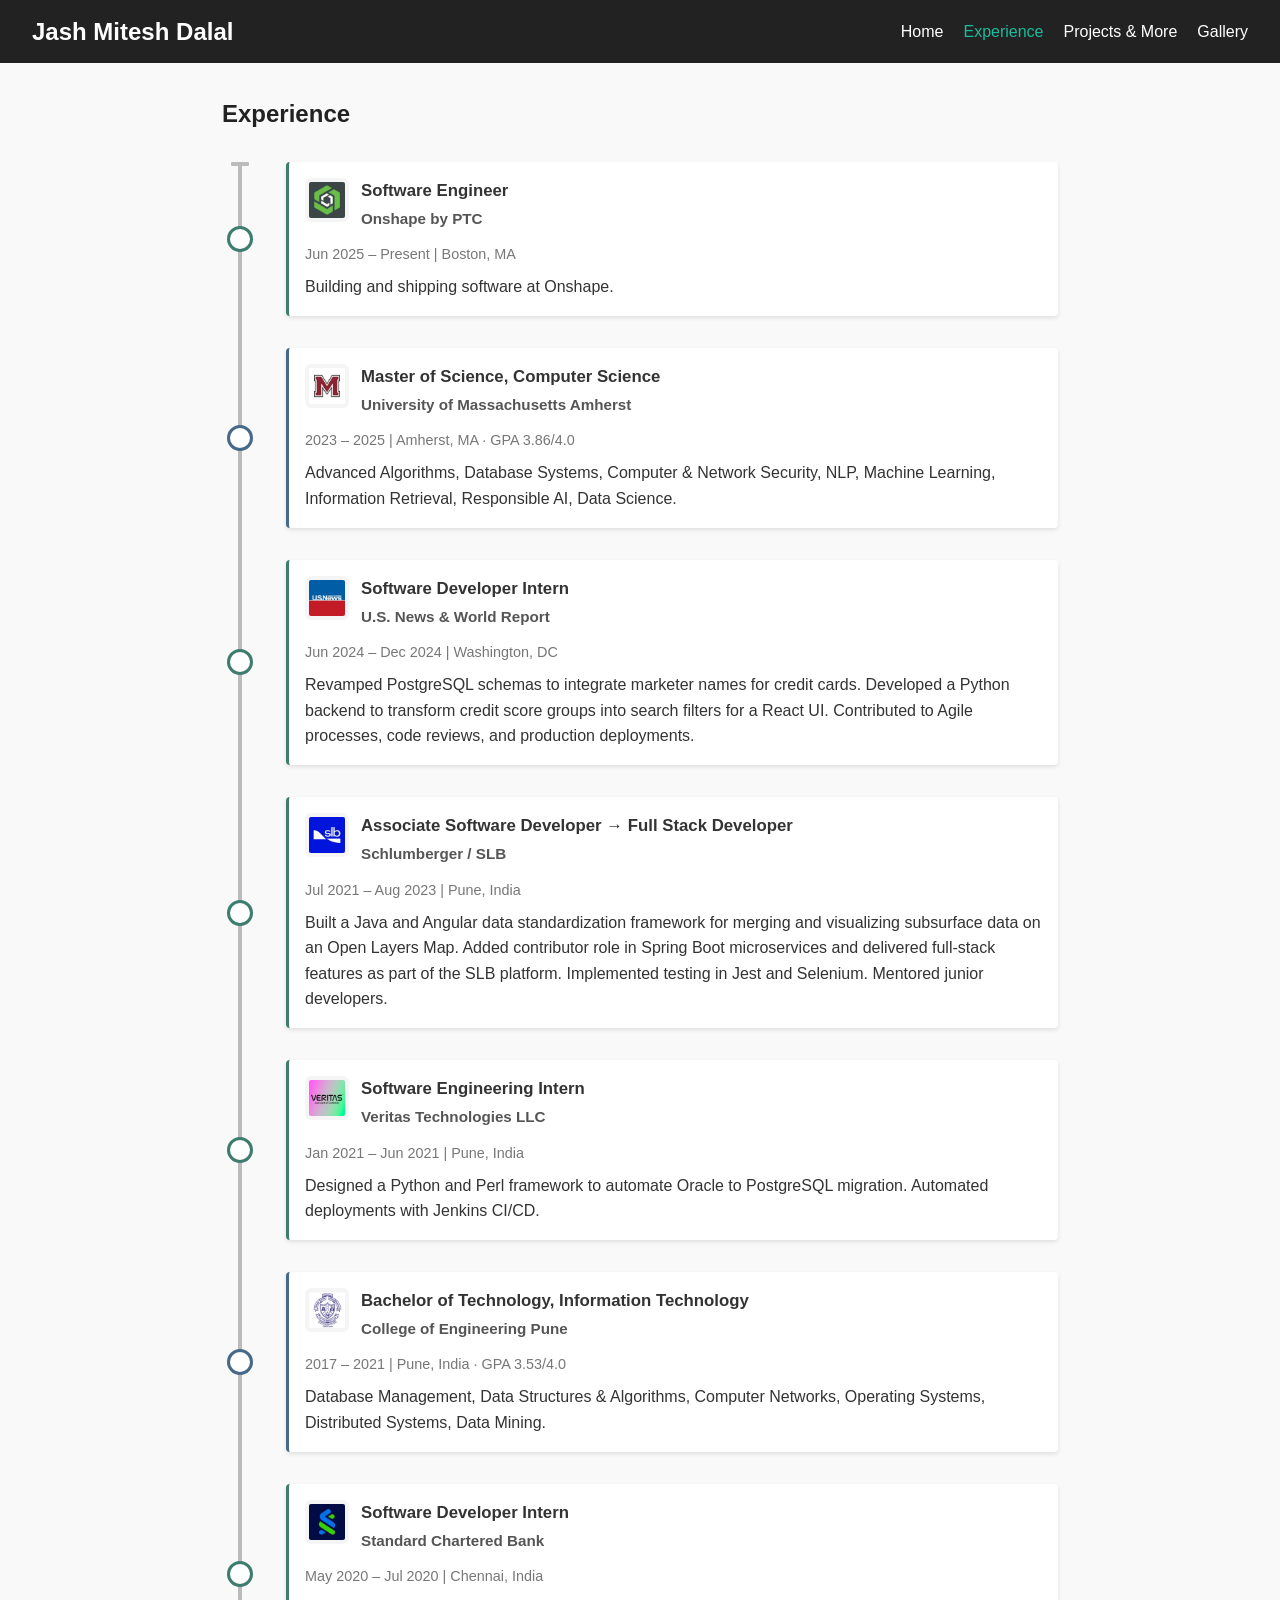
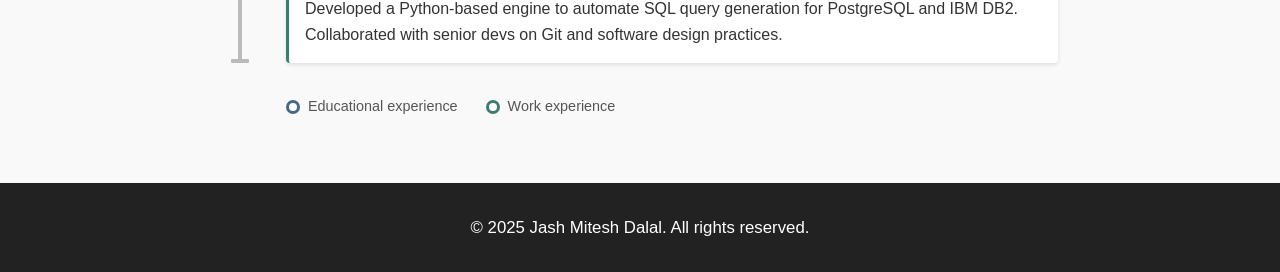
<file: experience.html>
<!DOCTYPE html>
<html lang="en">
<head>
  <meta charset="UTF-8">
  <meta name="viewport" content="width=device-width, initial-scale=1">
  <title>Experience | Jash Mitesh Dalal</title>
  <link rel="icon" type="image/svg+xml" href="favicon.svg">
  <link rel="stylesheet" href="styles.css">
</head>
<body>
  <header>
    <nav class="navbar">
      <a href="index.html" class="nav-logo">Jash Mitesh Dalal</a>
      <ul class="nav-links">
        <li><a href="index.html">Home</a></li>
        <li><a href="experience.html" class="active">Experience</a></li>
        <li><a href="projects.html">Projects & More</a></li>
        <li><a href="gallery.html">Gallery</a></li>
      </ul>
    </nav>
  </header>

  <section class="timeline-section">
    <h2>Experience</h2>
    <ul class="timeline">
      <li class="timeline-item">
        <div class="timeline-content">
          <div class="timeline-header">
            <img class="timeline-logo" src="resources/logos/onshape_logo.jpeg" alt="Onshape">
            <div class="timeline-heading">
              <h3>Software Engineer</h3>
              <h4>Onshape by PTC</h4>
            </div>
          </div>
          <span class="timeline-date">Jun 2025 – Present | Boston, MA</span>
          <p>Building and shipping software at Onshape.</p>
        </div>
      </li>
      <li class="timeline-item timeline-item--education">
        <div class="timeline-content">
          <div class="timeline-header">
            <img class="timeline-logo" src="resources/logos/umassamherst_logo.jpeg" alt="UMass Amherst">
            <div class="timeline-heading">
              <h3>Master of Science, Computer Science</h3>
              <h4>University of Massachusetts Amherst</h4>
            </div>
          </div>
          <span class="timeline-date">2023 – 2025 | Amherst, MA · GPA 3.86/4.0</span>
          <p>Advanced Algorithms, Database Systems, Computer & Network Security, NLP, Machine Learning, Information Retrieval, Responsible AI, Data Science.</p>
        </div>
      </li>
      <li class="timeline-item">
        <div class="timeline-content">
          <div class="timeline-header">
            <img class="timeline-logo" src="resources/logos/usnews_logo.jpeg" alt="U.S. News">
            <div class="timeline-heading">
              <h3>Software Developer Intern</h3>
              <h4>U.S. News & World Report</h4>
            </div>
          </div>
          <span class="timeline-date">Jun 2024 – Dec 2024 | Washington, DC</span>
          <p>Revamped PostgreSQL schemas to integrate marketer names for credit cards. Developed a Python backend to transform credit score groups into search filters for a React UI. Contributed to Agile processes, code reviews, and production deployments.</p>
        </div>
      </li>
      <li class="timeline-item">
        <div class="timeline-content">
          <div class="timeline-header">
            <img class="timeline-logo" src="resources/logos/slbdigital_logo.jpeg" alt="SLB">
            <div class="timeline-heading">
              <h3>Associate Software Developer → Full Stack Developer</h3>
              <h4>Schlumberger / SLB</h4>
            </div>
          </div>
          <span class="timeline-date">Jul 2021 – Aug 2023 | Pune, India</span>
          <p>Built a Java and Angular data standardization framework for merging and visualizing subsurface data on an Open Layers Map. Added contributor role in Spring Boot microservices and delivered full-stack features as part of the SLB platform. Implemented testing in Jest and Selenium. Mentored junior developers.</p>
        </div>
      </li>
      <li class="timeline-item">
        <div class="timeline-content">
          <div class="timeline-header">
            <img class="timeline-logo" src="resources/logos/veritas_technologies_llc_logo.jpeg" alt="Veritas">
            <div class="timeline-heading">
              <h3>Software Engineering Intern</h3>
              <h4>Veritas Technologies LLC</h4>
            </div>
          </div>
          <span class="timeline-date">Jan 2021 – Jun 2021 | Pune, India</span>
          <p>Designed a Python and Perl framework to automate Oracle to PostgreSQL migration. Automated deployments with Jenkins CI/CD.</p>
        </div>
      </li>
      <li class="timeline-item timeline-item--education">
        <div class="timeline-content">
          <div class="timeline-header">
            <img class="timeline-logo" src="resources/logos/college_of_engineering_pune_logo.jpeg" alt="COEP">
            <div class="timeline-heading">
              <h3>Bachelor of Technology, Information Technology</h3>
              <h4>College of Engineering Pune</h4>
            </div>
          </div>
          <span class="timeline-date">2017 – 2021 | Pune, India · GPA 3.53/4.0</span>
          <p>Database Management, Data Structures & Algorithms, Computer Networks, Operating Systems, Distributed Systems, Data Mining.</p>
        </div>
      </li>
      <li class="timeline-item">
        <div class="timeline-content">
          <div class="timeline-header">
            <img class="timeline-logo" src="resources/logos/standardchartered_logo.jpeg" alt="Standard Chartered">
            <div class="timeline-heading">
              <h3>Software Developer Intern</h3>
              <h4>Standard Chartered Bank</h4>
            </div>
          </div>
          <span class="timeline-date">May 2020 – Jul 2020 | Chennai, India</span>
          <p>Developed a Python-based engine to automate SQL query generation for PostgreSQL and IBM DB2. Collaborated with senior devs on Git and software design practices.</p>
        </div>
      </li>
    </ul>
    <div class="timeline-legend" aria-label="Experience types">
      <span class="timeline-legend-item">
        <span class="timeline-legend-swatch timeline-legend-swatch--education" aria-hidden="true"></span>
        Educational experience
      </span>
      <span class="timeline-legend-item">
        <span class="timeline-legend-swatch" aria-hidden="true"></span>
        Work experience
      </span>
    </div>
  </section>

  <footer>
    <p>&copy; 2025 Jash Mitesh Dalal. All rights reserved.</p>
  </footer>
</body>
</html>
</file>
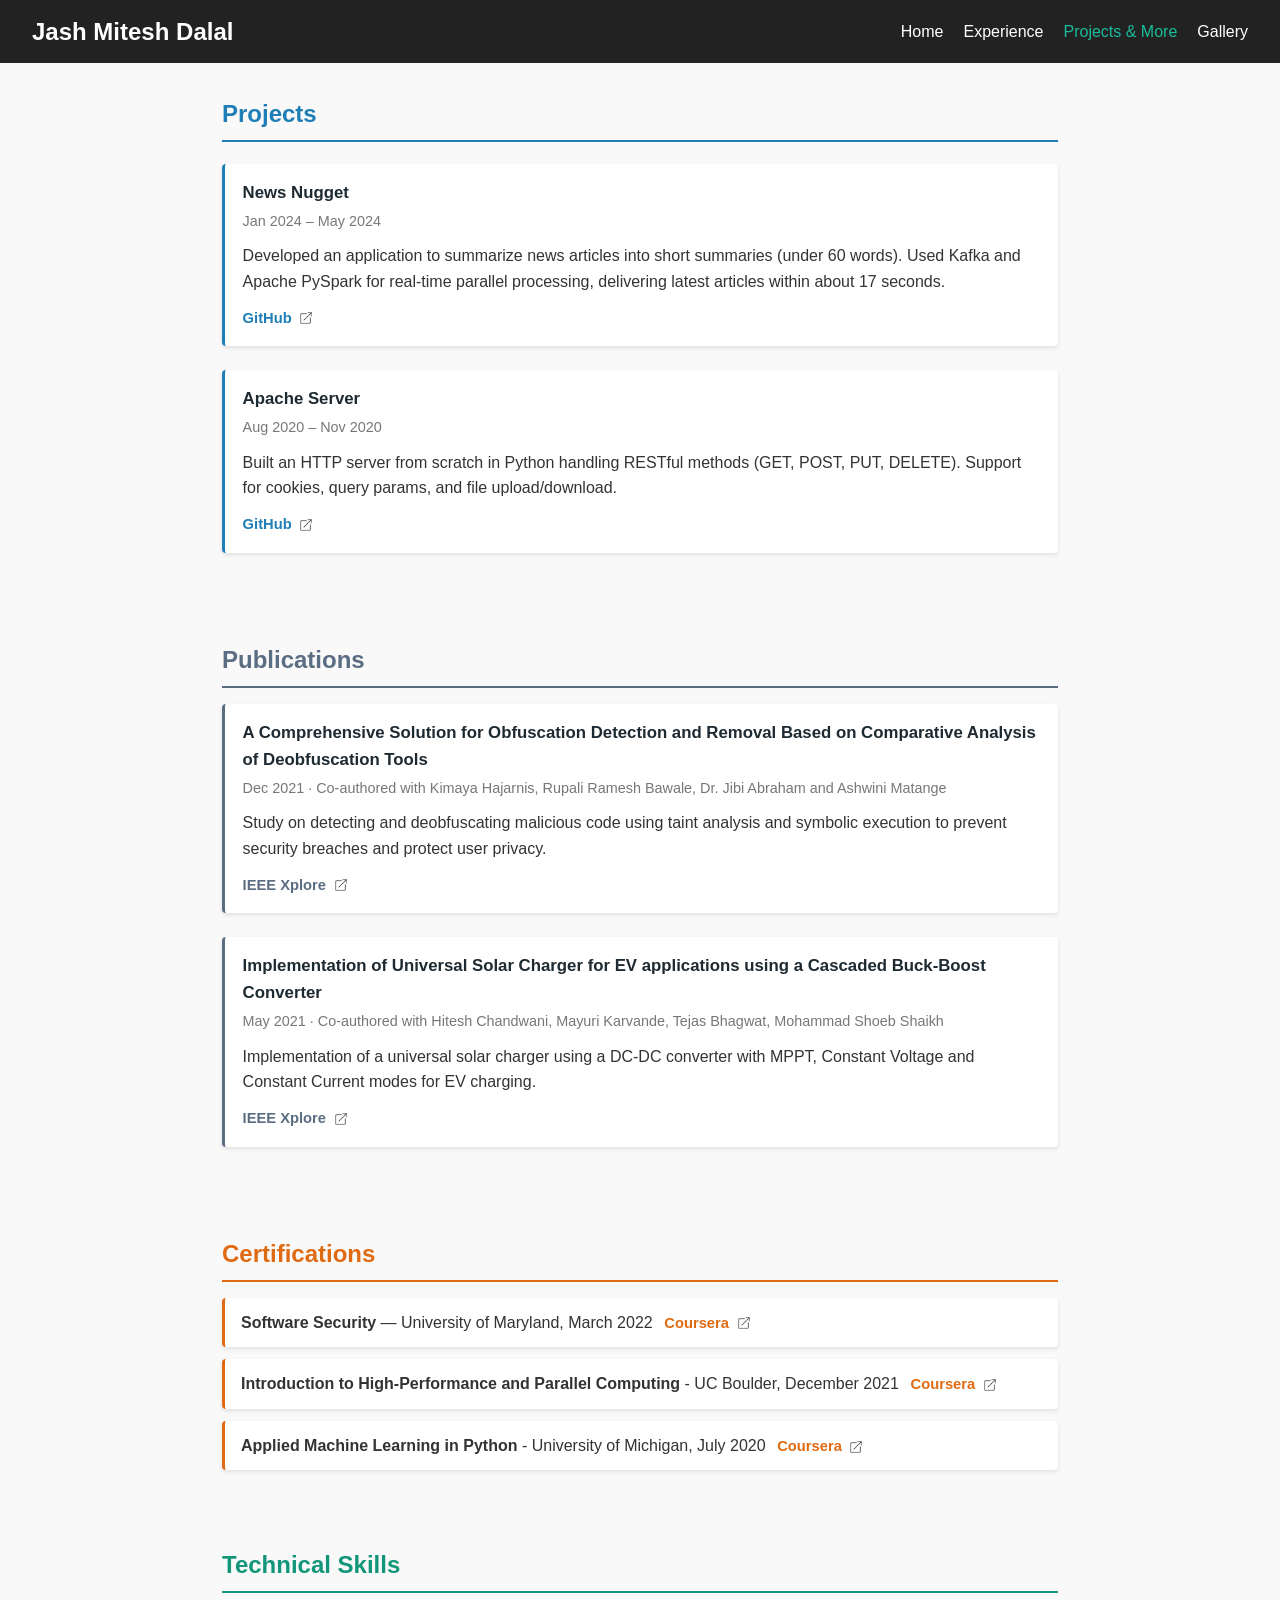
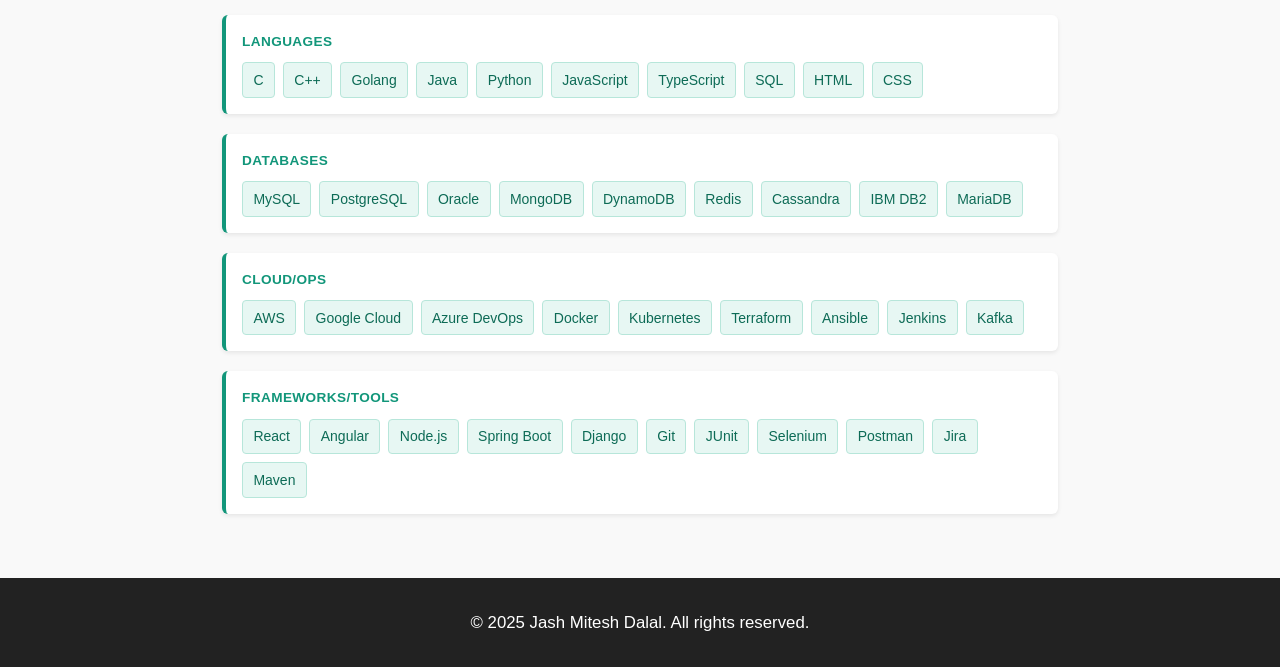
<file: projects.html>
<!DOCTYPE html>
<html lang="en">
<head>
  <meta charset="UTF-8">
  <meta name="viewport" content="width=device-width, initial-scale=1">
  <title>Projects & More | Jash Mitesh Dalal</title>
  <link rel="icon" type="image/svg+xml" href="favicon.svg">
  <link rel="stylesheet" href="styles.css">
</head>
<body>
  <header>
    <nav class="navbar">
      <a href="index.html" class="nav-logo">Jash Mitesh Dalal</a>
      <ul class="nav-links">
        <li><a href="index.html">Home</a></li>
        <li><a href="experience.html">Experience</a></li>
        <li><a href="projects.html" class="active">Projects & More</a></li>
        <li><a href="gallery.html">Gallery</a></li>
      </ul>
    </nav>
  </header>

  <section class="projects-section page-block">
    <h2>Projects</h2>
    <div class="project">
      <h3>News Nugget</h3>
      <span class="project-date">Jan 2024 – May 2024</span>
      <p>Developed an application to summarize news articles into short summaries (under 60 words). Used Kafka and Apache PySpark for real-time parallel processing, delivering latest articles within about 17 seconds.</p>
      <p><a class="resource-link" href="https://github.com/jashdalal/NewsNugget" target="_blank" rel="noopener noreferrer">GitHub<img src="resources/link.png" alt=""></a></p>
    </div>
    <div class="project">
      <h3>Apache Server</h3>
      <span class="project-date">Aug 2020 – Nov 2020</span>
      <p>Built an HTTP server from scratch in Python handling RESTful methods (GET, POST, PUT, DELETE). Support for cookies, query params, and file upload/download.</p>
      <p><a class="resource-link" href="https://github.com/jashdalal/HTTP-Server" target="_blank" rel="noopener noreferrer">GitHub<img src="resources/link.png" alt=""></a></p>
    </div>
  </section>

  <section class="publications-section page-block page-block--publications">
    <h2>Publications</h2>
    <div class="project">
      <h3>A Comprehensive Solution for Obfuscation Detection and Removal Based on Comparative Analysis of Deobfuscation Tools</h3>
      <span class="project-date">Dec 2021 · Co-authored with Kimaya Hajarnis, Rupali Ramesh Bawale, Dr. Jibi Abraham and Ashwini Matange</span>
      <p>Study on detecting and deobfuscating malicious code using taint analysis and symbolic execution to prevent security breaches and protect user privacy.</p>
      <p><a class="resource-link" href="https://ieeexplore.ieee.org/abstract/document/9645824" target="_blank" rel="noopener noreferrer">IEEE Xplore<img src="resources/link.png" alt=""></a></p>
    </div>
    <div class="project">
      <h3>Implementation of Universal Solar Charger for EV applications using a Cascaded Buck-Boost Converter</h3>
      <span class="project-date">May 2021 · Co-authored with Hitesh Chandwani, Mayuri Karvande, Tejas Bhagwat, Mohammad Shoeb Shaikh</span>
      <p>Implementation of a universal solar charger using a DC-DC converter with MPPT, Constant Voltage and Constant Current modes for EV charging.</p>
      <p><a class="resource-link" href="https://ieeexplore.ieee.org/abstract/document/9418156" target="_blank" rel="noopener noreferrer">IEEE Xplore<img src="resources/link.png" alt=""></a></p>
    </div>
  </section>

  <section class="certifications-section page-block page-block--certs">
    <h2>Certifications</h2>
    <ul class="cert-list">
      <li><strong>Software Security</strong> — University of Maryland, March 2022 <a class="resource-link" href="https://coursera.org/account/accomplishments/certificate/V8WZEK3LYLZL" target="_blank" rel="noopener noreferrer">Coursera<img src="resources/link.png" alt=""></a></li>
      <li><strong>Introduction to High-Performance and Parallel Computing</strong> - UC Boulder, December 2021 <a class="resource-link" href="https://coursera.org/account/accomplishments/certificate/UCYFP6FRUD3K" target="_blank" rel="noopener noreferrer">Coursera<img src="resources/link.png" alt=""></a></li>
      <li><strong>Applied Machine Learning in Python</strong> - University of Michigan, July 2020 <a class="resource-link" href="https://coursera.org/account/accomplishments/certificate/UH4JJ5ZM4NEL" target="_blank" rel="noopener noreferrer">Coursera<img src="resources/link.png" alt=""></a></li>
    </ul>
  </section>

  <section class="skills-section page-block page-block--skills">
    <h2>Technical Skills</h2>
    <div class="skills-grid">
      <div class="skill-category">
        <span class="skill-category-label">Languages</span>
        <div class="skill-tags">
          <span class="skill-tag">C</span>
          <span class="skill-tag">C++</span>
          <span class="skill-tag">Golang</span>
          <span class="skill-tag">Java</span>
          <span class="skill-tag">Python</span>
          <span class="skill-tag">JavaScript</span>
          <span class="skill-tag">TypeScript</span>
          <span class="skill-tag">SQL</span>
          <span class="skill-tag">HTML</span>
          <span class="skill-tag">CSS</span>
        </div>
      </div>
      <div class="skill-category">
        <span class="skill-category-label">Databases</span>
        <div class="skill-tags">
          <span class="skill-tag">MySQL</span>
          <span class="skill-tag">PostgreSQL</span>
          <span class="skill-tag">Oracle</span>
          <span class="skill-tag">MongoDB</span>
          <span class="skill-tag">DynamoDB</span>
          <span class="skill-tag">Redis</span>
          <span class="skill-tag">Cassandra</span>
          <span class="skill-tag">IBM DB2</span>
          <span class="skill-tag">MariaDB</span>
        </div>
      </div>
      <div class="skill-category">
        <span class="skill-category-label">Cloud/Ops</span>
        <div class="skill-tags">
          <span class="skill-tag">AWS</span>
          <span class="skill-tag">Google Cloud</span>
          <span class="skill-tag">Azure DevOps</span>
          <span class="skill-tag">Docker</span>
          <span class="skill-tag">Kubernetes</span>
          <span class="skill-tag">Terraform</span>
          <span class="skill-tag">Ansible</span>
          <span class="skill-tag">Jenkins</span>
          <span class="skill-tag">Kafka</span>
        </div>
      </div>
      <div class="skill-category">
        <span class="skill-category-label">Frameworks/Tools</span>
        <div class="skill-tags">
          <span class="skill-tag">React</span>
          <span class="skill-tag">Angular</span>
          <span class="skill-tag">Node.js</span>
          <span class="skill-tag">Spring Boot</span>
          <span class="skill-tag">Django</span>
          <span class="skill-tag">Git</span>
          <span class="skill-tag">JUnit</span>
          <span class="skill-tag">Selenium</span>
          <span class="skill-tag">Postman</span>
          <span class="skill-tag">Jira</span>
          <span class="skill-tag">Maven</span>
        </div>
      </div>
    </div>
  </section>

  <footer>
    <p>&copy; 2025 Jash Mitesh Dalal. All rights reserved.</p>
  </footer>
</body>
</html>
</file>
<file: styles.css>
/* General Styles */
* {
    box-sizing: border-box;
    margin: 0;
    padding: 0;
  }
  
  body {
    font-family: 'Segoe UI', Tahoma, Geneva, Verdana, sans-serif;
    color: #333;
    line-height: 1.6;
    background: #f9f9f9;
  }
  
  /* Navbar */
  .navbar {
    display: flex;
    justify-content: space-between;
    align-items: center;
    gap: 0.75rem 1.5rem;
    background: #222;
    padding: 1rem clamp(1rem, 4vw, 2rem);
  }
  
  .nav-logo {
    color: #fff;
    font-size: clamp(1.15rem, 4.2vw, 1.5rem);
    font-weight: bold;
    text-decoration: none;
    line-height: 1.3;
  }

  .nav-logo:hover {
    color: #1abc9c;
  }
  
  .nav-links {
    list-style: none;
    display: flex;
    flex-wrap: wrap;
    justify-content: flex-end;
    gap: 0.45rem 1.25rem;
  }
  
  .nav-links li {
    margin: 0;
  }
  
  .nav-links a {
    color: #fff;
    text-decoration: none;
    font-size: 1rem;
  }
  
  .nav-links a.active,
  .nav-links a:hover {
    color: #1abc9c;
  }
  
  /* Main content */
  main {
    max-width: 900px;
    margin: 0 auto;
    padding: 2rem;
  }

  /* Home page: About */
  .about-section {
    margin-bottom: 2rem;
  }

  .about-headshot {
    margin-bottom: 1.5rem;
    width: 100%;
    max-width: 100%;
  }

  /* Height comes from width, so 3:2 holds at every viewport size. */
  .about-landscape-frame {
    position: relative;
    width: 100%;
    max-width: 100%;
    height: 0;
    padding-bottom: 66.6667%;
    overflow: hidden;
    border-radius: 6px;
    background: #eee;
  }

  .about-landscape {
    position: absolute;
    top: 0;
    left: 0;
    width: 100%;
    height: 100%;
    object-fit: cover;
    object-position: center;
    display: block;
  }

  .about-section h2 {
    margin-bottom: 1rem;
    font-size: 1.5rem;
    color: #222;
  }

  .about-intro {
    margin-bottom: 1.25rem;
  }

  .about-contact {
    display: grid;
    grid-template-columns: auto 1fr;
    gap: 0.5rem 1.5rem;
    max-width: 420px;
    margin: 0;
    font-size: 0.95rem;
  }

  .about-contact-row {
    display: contents;
  }

  .about-contact dt {
    color: #666;
    font-weight: 500;
    margin: 0;
  }

  .about-contact dd {
    margin: 0;
  }

  .about-contact a {
    color: #1abc9c;
    text-decoration: none;
  }

  .about-contact a:hover {
    text-decoration: underline;
  }

  .about-links a {
    color: #1abc9c;
    text-decoration: none;
  }

  .about-links a:hover {
    text-decoration: underline;
  }

  /* Timeline Section (Experience Page) */
  .timeline-section {
    --experience-work: #3c7d6e;
    --experience-education: #46698a;
    padding: 2rem;
    max-width: 900px;
    margin: auto;
  }
  
  .timeline-section h2 {
    margin-bottom: 1.75rem;
    font-size: 1.5rem;
    color: #222;
  }

  .timeline {
    list-style: none;
    position: relative;
    padding-left: 2.5rem;
    /* Vertical rail, inset so it meets the center of the end dashes. */
    background-image: linear-gradient(#bbb, #bbb);
    background-repeat: no-repeat;
    background-size: 4px calc(100% - 4px);
    background-position: 1rem 2px;
  }

  .timeline::before,
  .timeline::after {
    content: '';
    position: absolute;
    left: calc(1rem + 2px);
    width: 18px;
    height: 4px;
    background: #bbb;
    border-radius: 1px;
    transform: translateX(-50%);
  }

  .timeline::before {
    top: 0;
  }

  .timeline::after {
    bottom: 0;
  }

  .timeline-item {
    margin-bottom: 2rem;
    position: relative;
  }

  .timeline-item::before {
    content: '';
    background: #fff;
    border-radius: 50%;
    width: 20px;
    height: 20px;
    position: absolute;
    left: calc(1rem + 2px - 2.5rem - 13px);
    top: 50%;
    transform: translateY(-50%);
    border: 3px solid var(--experience-work);
  }

  .timeline-item--education::before {
    border-color: var(--experience-education);
  }

  .timeline-content {
    margin-left: 1.5rem;
    background: #fff;
    padding: 1rem;
    border-radius: 4px;
    box-shadow: 0 2px 4px rgba(0,0,0,0.1);
    border-left: 3px solid var(--experience-work);
  }

  .timeline-item--education .timeline-content {
    border-left-color: var(--experience-education);
  }

  .timeline-legend {
    display: flex;
    flex-wrap: wrap;
    gap: 0.75rem 1.75rem;
    margin: 0.25rem 0 0 4rem;
    color: #555;
    font-size: 0.9rem;
  }

  .timeline-legend-item {
    display: inline-flex;
    align-items: center;
    gap: 0.5rem;
  }

  .timeline-legend-swatch {
    width: 14px;
    height: 14px;
    border-radius: 50%;
    background: #fff;
    border: 3px solid var(--experience-work);
    flex-shrink: 0;
  }

  .timeline-legend-swatch--education {
    border-color: var(--experience-education);
  }

  .timeline-header {
    display: flex;
    align-items: flex-start;
    gap: 0.75rem;
    margin-bottom: 0.75rem;
  }

  .timeline-logo {
    width: 44px;
    height: 44px;
    min-width: 44px;
    border-radius: 6px;
    object-fit: contain;
    background: #f5f5f5;
    padding: 4px;
  }

  .timeline-heading {
    flex: 1;
    min-width: 0;
  }

  .timeline-heading h3 {
    margin: 0 0 0.15rem 0;
    font-size: 1.05rem;
  }

  .timeline-heading h4 {
    margin: 0;
    font-size: 0.95rem;
    font-weight: 600;
    color: #555;
  }

  .timeline-date {
    display: block;
    font-size: 0.9rem;
    color: #777;
    margin-bottom: 0.5rem;
  }
  
  /* Projects, Publications, Certifications & Skills (Projects Page) */
  .projects-section,
  .publications-section,
  .certifications-section,
  .skills-section {
    padding: 2rem;
    max-width: 900px;
    margin: auto;
  }

  .page-block h2 {
    margin-bottom: 1.35rem;
    font-size: 1.5rem;
    color: var(--section-accent, #243038);
    border-bottom: 2px solid var(--section-accent, #c5ced6);
    padding-bottom: 0.4rem;
  }

  .projects-section {
    --section-accent: #1f7eb5;
  }

  .page-block--publications {
    --section-accent: #5a6d82;
  }

  .page-block--certs {
    --section-accent: #e06a12;
  }

  .page-block--skills {
    --section-accent: #12967a;
  }

  .publications-section h2,
  .certifications-section h2 {
    margin-bottom: 1rem;
    font-size: 1.5rem;
  }

  .project {
    background: #fff;
    margin-bottom: 1.5rem;
    padding: 1rem 1rem 1rem 1.1rem;
    border-radius: 4px;
    box-shadow: 0 2px 4px rgba(0,0,0,0.1);
    border-left: 3px solid var(--section-accent, #1f7eb5);
  }

  .project h3 {
    margin-bottom: 0.2rem;
    font-size: 1.05rem;
    color: #1e2a32;
  }

  .project p {
    margin-top: 0.65rem;
  }

  .project-date {
    display: block;
    font-size: 0.9rem;
    color: #777;
    margin-bottom: 0.15rem;
  }

  .resource-link {
    display: inline-flex;
    align-items: center;
    gap: 0.35rem;
    color: var(--section-accent, #1f7eb5);
    font-weight: 600;
    font-size: 0.92rem;
    text-decoration: none;
    vertical-align: middle;
  }

  .resource-link img {
    width: 18px;
    height: 18px;
    display: block;
  }

  .resource-link:hover {
    text-decoration: underline;
  }

  .cert-list .resource-link {
    margin-left: 0.45rem;
  }

  .cert-list {
    list-style: none;
    margin-top: 0.5rem;
  }

  .cert-list li {
    background: #fff;
    margin-bottom: 0.75rem;
    padding: 0.75rem 1rem;
    border-radius: 4px;
    box-shadow: 0 2px 4px rgba(0,0,0,0.1);
    border-left: 3px solid var(--section-accent, #e06a12);
  }

  .skills-grid {
    display: flex;
    flex-direction: column;
    gap: 1.25rem;
    margin-top: 0.75rem;
  }

  .skill-category {
    background: #fff;
    padding: 1rem;
    border-radius: 6px;
    box-shadow: 0 2px 4px rgba(0,0,0,0.08);
    border-left: 4px solid var(--section-accent, #12967a);
  }

  .skill-category-label {
    display: block;
    font-size: 0.85rem;
    font-weight: 600;
    color: var(--section-accent, #12967a);
    margin-bottom: 0.6rem;
    text-transform: uppercase;
    letter-spacing: 0.03em;
  }

  .skill-tags {
    display: flex;
    flex-wrap: wrap;
    gap: 0.5rem;
  }

  .skill-tag {
    display: inline-block;
    padding: 0.35rem 0.65rem;
    background: #e7f7f3;
    color: #0d6b56;
    border: 1px solid #b7e6da;
    border-radius: 4px;
    font-size: 0.875rem;
  }
  
  /* Lightbox */
  .lightbox {
    position: fixed;
    inset: 0;
    background: rgba(0, 0, 0, 0.9);
    display: flex;
    align-items: center;
    justify-content: center;
    z-index: 1000;
    padding: 2rem;
    opacity: 0;
    visibility: hidden;
    transition: opacity 0.2s, visibility 0.2s;
  }

  .lightbox--open {
    opacity: 1;
    visibility: visible;
  }

  .lightbox-content {
    position: relative;
    max-width: 90vw;
    max-height: 90vh;
    text-align: center;
  }

  .lightbox-img {
    max-width: 100%;
    max-height: 85vh;
    width: auto;
    height: auto;
    border-radius: 4px;
  }

  .lightbox-caption {
    color: #fff;
    margin-top: 0.75rem;
    font-size: 0.95rem;
  }

  .lightbox-close {
    position: absolute;
    top: 1rem;
    right: 1rem;
    background: rgba(255, 255, 255, 0.2);
    border: none;
    color: #fff;
    font-size: 2rem;
    line-height: 1;
    width: 2.5rem;
    height: 2.5rem;
    border-radius: 4px;
    cursor: pointer;
  }

  .lightbox-close:hover {
    background: rgba(255, 255, 255, 0.3);
  }

  /* Gallery page */
  .gallery-main {
    max-width: 900px;
    margin: 0 auto;
    padding: 2rem;
  }

  .gallery-main h1 {
    font-size: 1.75rem;
    margin-bottom: 0.5rem;
    color: #222;
  }

  .gallery-intro {
    margin-bottom: 2rem;
    color: #555;
  }

  .gallery-list {
    display: flex;
    flex-direction: column;
    gap: 2.5rem;
  }

  .gallery-item {
    display: grid;
    grid-template-columns: 1fr 1fr;
    gap: 1.5rem;
    align-items: start;
  }

  .gallery-item:nth-child(even) .gallery-link {
    order: 2;
  }

  .gallery-item:nth-child(even) .gallery-copy {
    order: 1;
  }

  .gallery-link {
    display: block;
    border-radius: 6px;
    overflow: hidden;
    background: #eee;
  }

  .gallery-link img {
    width: 100%;
    height: auto;
    display: block;
    vertical-align: top;
  }

  .gallery-link:hover img {
    opacity: 0.95;
  }

  .gallery-copy h2 {
    font-size: 1.35rem;
    margin-bottom: 0.35rem;
    color: #222;
  }

  .gallery-meta {
    font-size: 0.85rem;
    color: #1abc9c;
    margin-bottom: 0.75rem;
    font-weight: 500;
  }

  .gallery-copy p {
    font-size: 0.95rem;
    color: #555;
    line-height: 1.65;
  }

  .gallery-copy p:last-child {
    margin-bottom: 0;
  }

  @media (max-width: 640px) {
    .gallery-item {
      grid-template-columns: 1fr;
    }

    .gallery-item:nth-child(even) .gallery-link,
    .gallery-item:nth-child(even) .gallery-copy {
      order: unset;
    }
  }

  /* Footer */
  footer {
    background: #222;
    color: #fff;
    text-align: center;
    padding: clamp(1.35rem, 4.5vw, 2rem) clamp(1rem, 4vw, 2rem);
    margin-top: 2rem;
    font-size: clamp(0.95rem, 2.8vw, 1.05rem);
    line-height: 1.5;
  }

  @media (max-width: 760px) {
    .navbar {
      flex-direction: column;
      align-items: stretch;
      gap: 0.9rem;
      padding: 1rem 1rem 1.15rem;
    }

    .nav-logo {
      text-align: center;
    }

    .nav-links {
      width: 100%;
      justify-content: center;
      column-gap: 1rem;
      row-gap: 0.35rem;
    }

    footer {
      padding: 1.85rem 1.25rem;
      font-size: 1.05rem;
    }
  }

  @media (max-width: 420px) {
    .nav-links {
      display: grid;
      grid-template-columns: 1fr 1fr;
      gap: 0.55rem 0.75rem;
      text-align: center;
    }
  }
</file>
